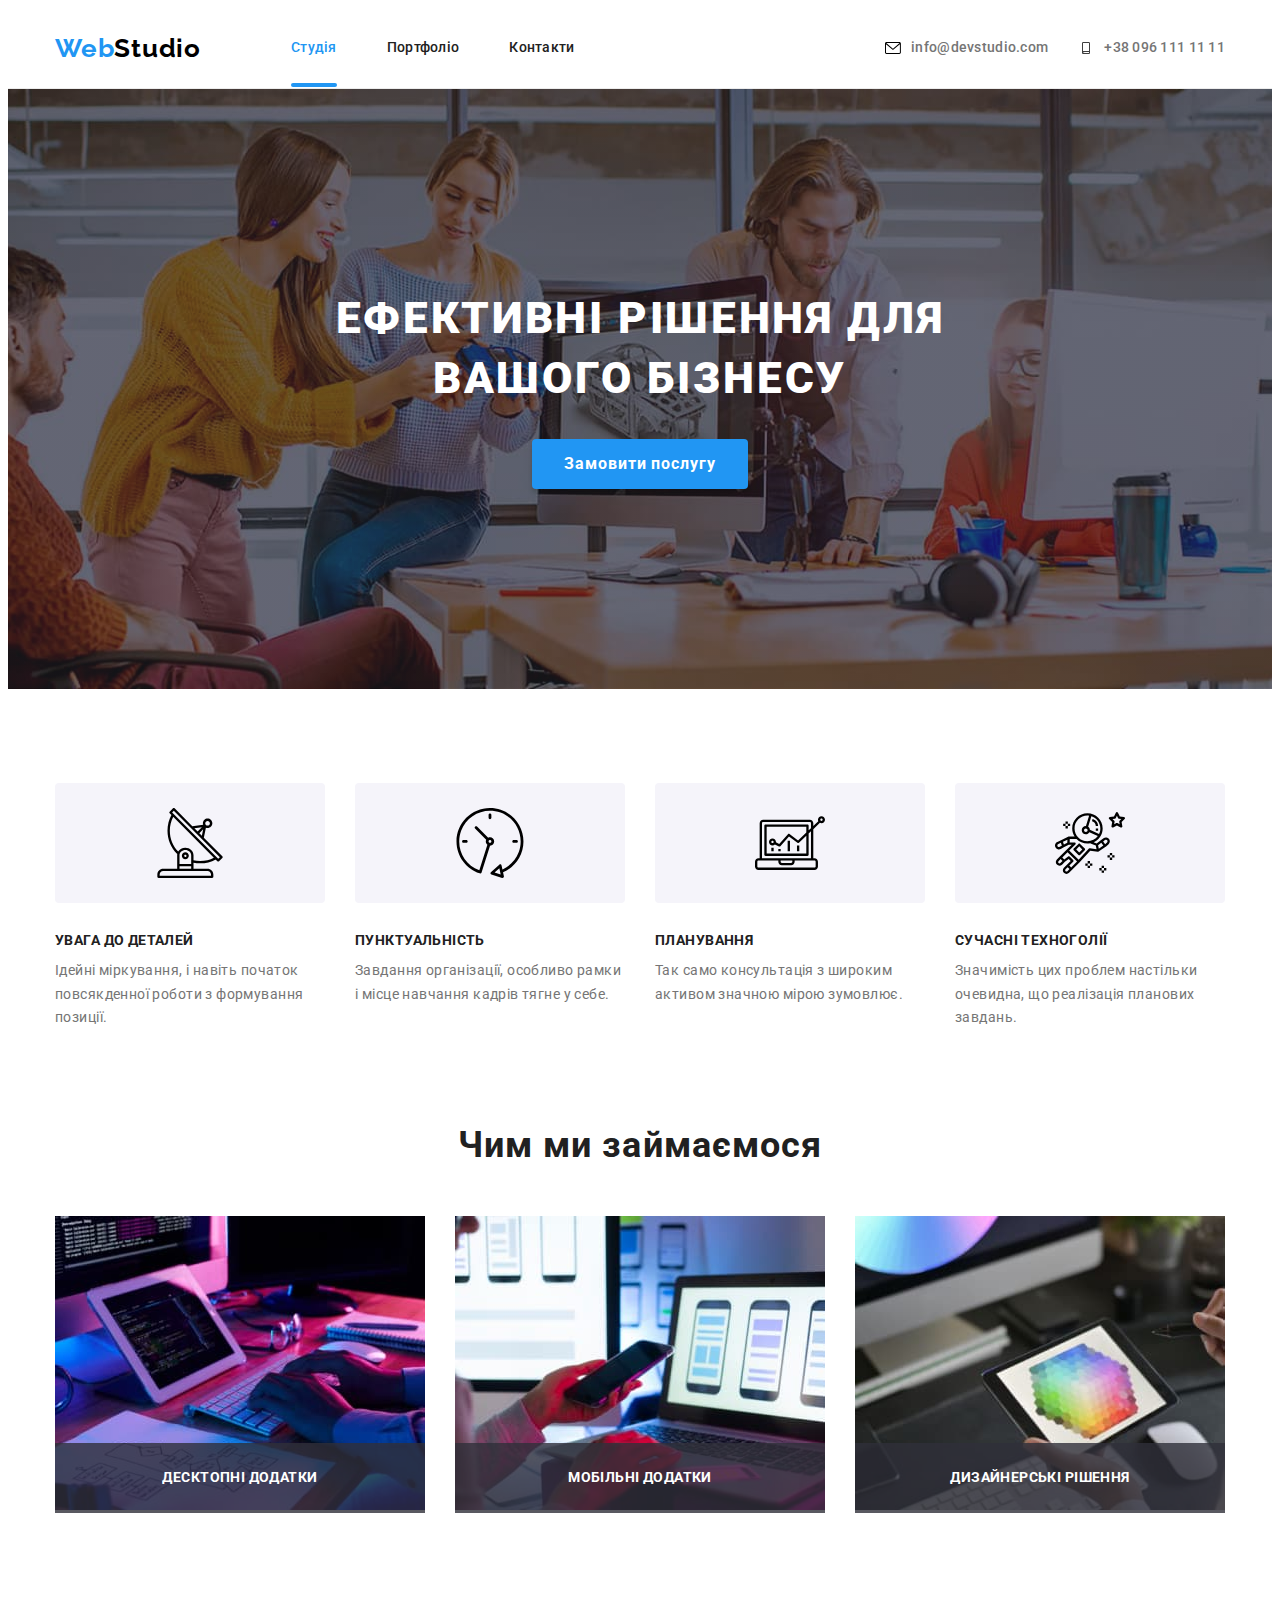
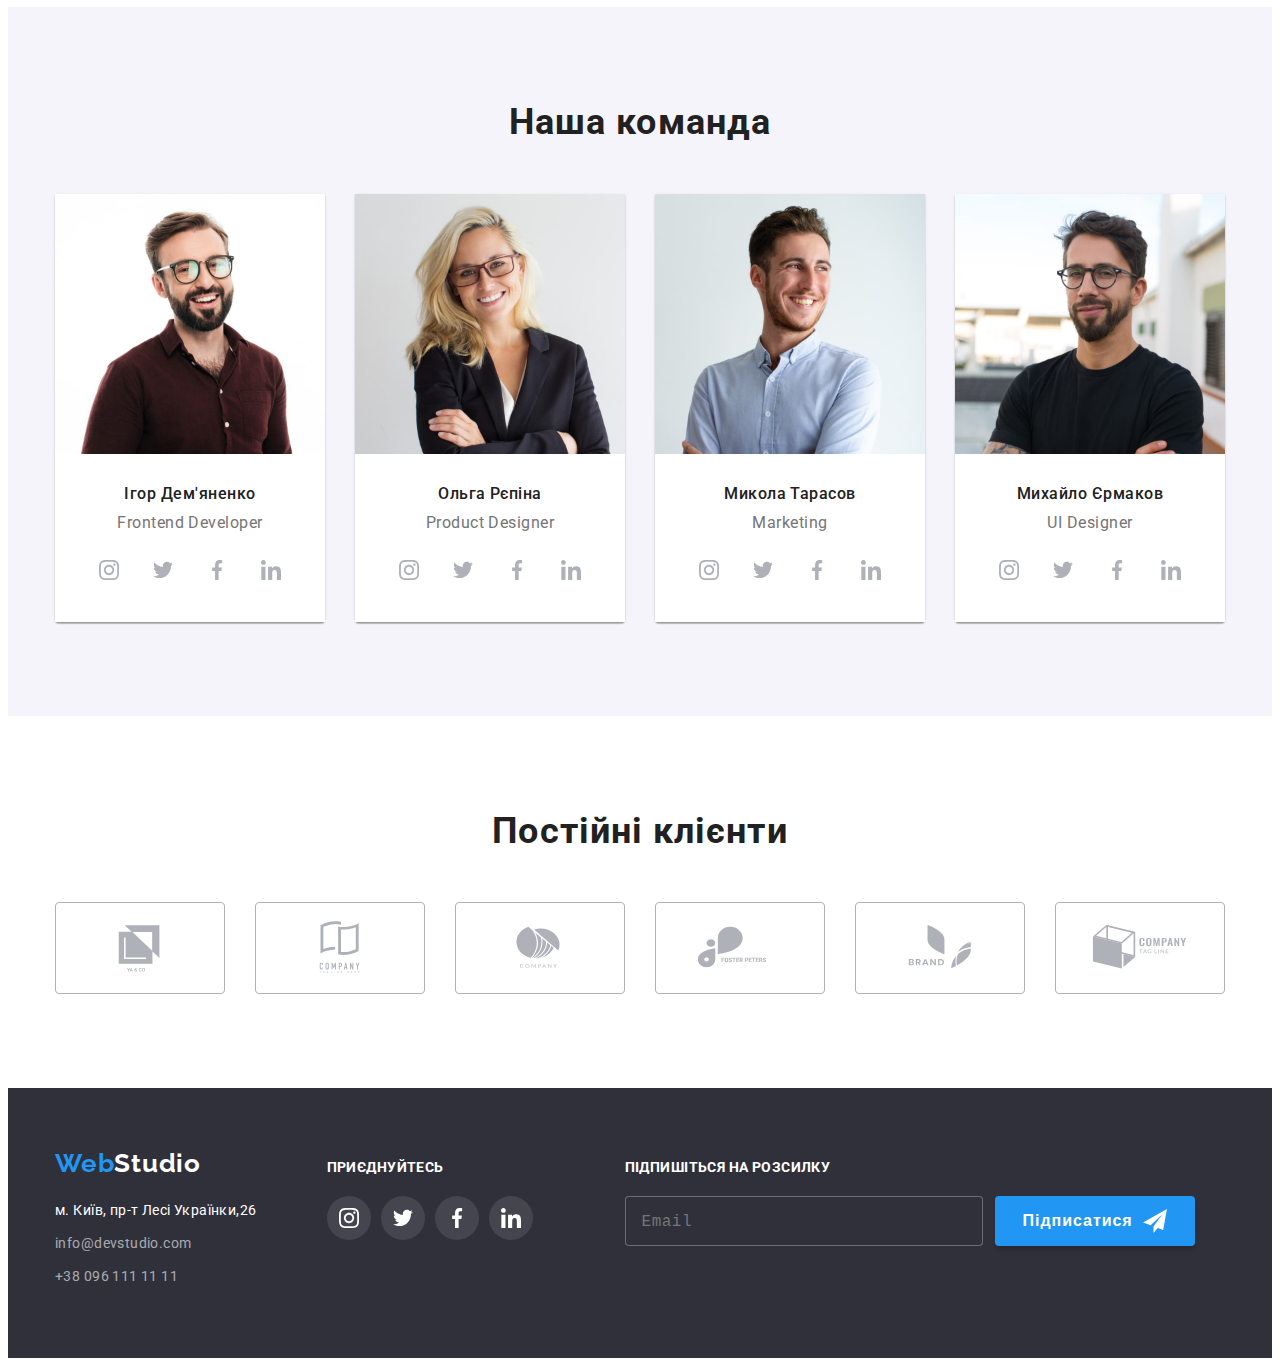
<file: index.html>
<!DOCTYPE html>
<html lang="en">
<head>
    <meta charset="UTF-8">
    <meta http-equiv="X-UA-Compatible" content="IE=edge">
    <meta name="viewport" content="width=device-width, initial-scale=1.0">
    <link rel="preconnect" href="https://fonts.googleapis.com">
    <link rel="preconnect" href="https://fonts.gstatic.com" crossorigin>
    <link href="https://fonts.googleapis.com/css2?family=Roboto:wght@400;500;700;900&display=swap" rel="stylesheet">
    <link href="https://fonts.googleapis.com/css2?family=Raleway:wght@700&display=swap" rel="stylesheet">
    <title>WebStudio</title>
    <link rel="stylesheet" href="https://cdnjs.cloudflare.com/ajax/libs/modern-normalize/1.1.0/modern-normalize.min.css"
        integrity="sha512-wpPYUAdjBVSE4KJnH1VR1HeZfpl1ub8YT/NKx4PuQ5NmX2tKuGu6U/JRp5y+Y8XG2tV+wKQpNHVUX03MfMFn9Q=="
        crossorigin="anonymous" referrerpolicy="no-referrer" />
    <link rel="stylesheet" href="./css/main.min.css">
</head>
<body>
    <header class="header">
        <section class="header__section">
            <div class="container">
                <nav class="header__nav">
                    <a href="/" lang="en" class="logo-web">Web<span class="logo-studio logo-studio-black">Studio</span></a>
                    <div class="header__container">
                        <ul class="header__menu">
                            <li class="header__item"><a class="header__link header__link current" href="./index.html">Студія</a></li>
                            <li class="header__item"><a class="header__link" href=".//index_portfolio.html">Портфоліо</a></li>
                            <li class="header__item"><a class="header__link" href="">Контакти</a></li>
                        </ul>
                        <div class="contacts">
                            <ul class="contacts__container">
                                <li class="contacts__item">
                                    <a class="contacts__link" href="mailto:info@devstudio.com">info@devstudio.com
                                        <svg class="contacts__icon" width="16" height="12">
                                            <use href="./images/icons.svg#icon-envelope"></use>
                                        </svg>
                                    </a>
                                </li>
                                <li class="contacts__item">
                                    <a class="contacts__link" href="tel:+380961111111">+38 096 111 11 11
                                        <svg class="contacts__icon" width="16" height="12">
                                            <use href="./images/icons.svg#icon-smartphone"></use>
                                        </svg>
                                    </a>
                                </li>
                            </ul>
                        </div>
                    </div>
                </nav>
            </div>
        </section>
    </header>
    <main>
        <section class="hero"> 
            <div class="container">
                <div class="hero__container">
                    <h1 class="hero__title">Ефективні рішення для вашого бізнесу</h1>
                    <button class="button button-order" type="button" data-modal-open>Замовити послугу</button>
                </div>  
            </div>
        </section>  
        <section class="features">
            <div class="container">
                <div class="features__container">
                    <ul class="features__list">
                        <li class="features__item">
                            <svg class="features__icon" width="70" height="70">
                                <use href="./images/icons.svg#icon-antenna"></use>
                            </svg>
                            <h3 class="features__title">Увага до деталей</h3>
                            <p class="features__descr">Ідейні міркування, і навіть початок повсякденної роботи з формування позиції.</p>
                        </li>
                        <li class="features__item">
                            <svg class="features__icon" width="70" height="70">
                                <use href="./images/icons.svg#icon-clock"></use>
                            </svg>
                            <h3 class="features__title">Пунктуальність</h3>
                            <p class="features__descr">Завдання організації, особливо рамки і місце навчання кадрів тягне у себе.</p>
                        </li>
                        <li class="features__item">
                            <svg class="features__icon" width="70" height="70">
                                <use href="./images/icons.svg#icon-diagram"></use>
                            </svg>
                            <h3 class="features__title">Планування</h3>
                            <p class="features__descr">Так само консультація з широким активом значною мірою зумовлює.</p>
                        </li>
                        <li class="features__item">
                            <svg class="features__icon" width="70" height="70">
                                <use href="./images/icons.svg#icon-astronaut"></use>
                            </svg>
                            <h3 class="features__title">Сучасні техноголії</h3>
                            <p class="features__descr">Значимість цих проблем настільки очевидна, що реалізація планових завдань.</p>
                        </li>
                    </ul>
                </div>
            </div>
        </section>
        <section class="services">
            <div class="container">
                <div class="services__container">
                    <h2 class="subtitle">Чим ми займаємося</h2>
                    <ul class="services__image">
                        <li class="services__item"><img src="./images/box_1.jpg" alt="Людина працює за комп'ютером" width="370">
                        <div class="services__overlay">
                            <p class="services__subtitle">Десктопні додатки</p>
                        </div>
                        </li>
                        <li class="services__item"><img src="./images/box_2.jpg" alt="Людина працює з телефону" width="370">
                        <div class="services__overlay">
                            <p class="services__subtitle">Мобільні додатки</p>
                        </div>
                        </li>
                        <li class="services__item"><img src="./images/box_3.jpg" alt="Людина працює з планшету" width="370">
                        <div class="services__overlay">
                            <p class="services__subtitle">Дизайнерські рішення</p>
                        </div>
                        </li>
                    </ul>
                </div>
            </div>
        </section>
        <section class="team">
            <div class="container">
                <div class="team__container">
                    <h2 class="subtitle">Наша команда</h2>
                    <ul class="team__list">
                        <li class="team__member">
                            <div class="team__content">
                                <img class="team__avatar" src="./images/team_1.jpg" alt="Фото Ігоря" width="270">
                                <div class="team__content-card">
                                    <h3 class="team__name">Ігор Дем'яненко</h3>
                                    <p class="team__descr">Frontend Developer</p>
                                </div>
                                <ul class="socials">
                                    <li class="socials__item">
                                        <a class="socials__link" href="">
                                            <svg class="socials__icon" width="20" height="20">
                                                <use href="./images/icons.svg#icon-instagram"></use>
                                            </svg>
                                        </a>
                                    </li>
                                    <li class="socials__item">
                                        <a class="socials__link" href="">
                                            <svg class="socials__icon" width="20" height="20">
                                                <use href="./images/icons.svg#icon-twitter"></use>
                                            </svg>
                                        </a>
                                    </li>
                                    <li class="socials__item">
                                        <a class="socials__link" href="">
                                            <svg class="socials__icon" width="20" height="20">
                                                <use href="./images/icons.svg#icon-facebook"></use>
                                            </svg>
                                        </a>
                                    </li>
                                    <li class="socials__item">
                                        <a class="socials__link" href="">
                                            <svg class="socials__icon" width="20" height="20">
                                                <use href="./images/icons.svg#icon-linkedin"></use>
                                            </svg>
                                        </a>
                                    </li>
                                </ul>    
                            </div>
                        </li>
                        <li class="team__member">
                            <div class="team__content">
                                <img class="team__avatar" src="./images/team_2.jpg" alt="Фото Ольги" width="270">
                                <div class="team__content-card">
                                    <h3 class="team__name">Ольга Рєпіна</h3>
                                    <p class="team__descr">Product Designer</p>
                                </div>
                                <ul class="socials">
                                    <li class="socials__item">
                                        <a class="socials__link" href="">
                                            <svg class="socials__icon" width="20" height="20">
                                                <use href="./images/icons.svg#icon-instagram"></use>
                                            </svg>
                                        </a>
                                    </li>
                                    <li class="socials__item">
                                        <a class="socials__link" href="">
                                            <svg class="socials__icon" width="20" height="20">
                                                <use href="./images/icons.svg#icon-twitter"></use>
                                            </svg>
                                        </a>
                                    </li>
                                    <li class="socials__item">
                                        <a class="socials__link" href="">
                                            <svg class="socials__icon" width="20" height="20">
                                                <use href="./images/icons.svg#icon-facebook"></use>
                                            </svg>
                                        </a>
                                    </li>
                                    <li class="socials__item">
                                        <a class="socials__link" href="">
                                            <svg class="socials__icon" width="20" height="20">
                                                <use href="./images/icons.svg#icon-linkedin"></use>
                                            </svg>
                                        </a>
                                    </li>
                                </ul>
                            </div>
                        </li>
                        <li class="team__member">
                            <div class="team__content">
                                <img class="team__avatar" src="./images/team_3.jpg" alt="Фото Миколи" width="270">
                                <div class="team__content-card">
                                    <h3 class="team__name">Микола Тарасов</h3>
                                    <p class="team__descr">Marketing</p>
                                </div>
                                <ul class="socials">
                                    <li class="socials__item">
                                        <a class="socials__link" href="">
                                            <svg class="socials__icon" width="20" height="20">
                                                <use href="./images/icons.svg#icon-instagram"></use>
                                            </svg>
                                        </a>
                                    </li>
                                    <li class="socials__item">
                                        <a class="socials__link" href="">
                                            <svg class="socials__icon" width="20" height="20">
                                                <use href="./images/icons.svg#icon-twitter"></use>
                                            </svg>
                                        </a>
                                    </li>
                                    <li class="socials__item">
                                        <a class="socials__link" href="">
                                            <svg class="socials__icon" width="20" height="20">
                                                <use href="./images/icons.svg#icon-facebook"></use>
                                            </svg>
                                        </a>
                                    </li>
                                    <li class="socials__item">
                                        <a class="socials__link" href="">
                                            <svg class="socials__icon" width="20" height="20">
                                                <use href="./images/icons.svg#icon-linkedin"></use>
                                            </svg>
                                        </a>
                                    </li>
                                </ul>
                            </div>
                        </li>
                        <li class="team__member">
                            <div class="team__content">
                                <img class="team__avatar" src="./images/team_4.jpg" alt="Фото Михайла" width="270">
                                <div class="team__content-card">
                                    <h3 class="team__name">Михайло Єрмаков</h3>
                                    <p class="team__descr">UI Designer</p>
                                </div>    
                                <ul class="socials">
                                    <li class="socials__item">
                                        <a class="socials__link" href="">
                                            <svg class="socials__icon" width="20" height="20">
                                                <use href="./images/icons.svg#icon-instagram"></use>
                                            </svg>
                                        </a>
                                    </li>
                                    <li class="socials__item">
                                        <a class="socials__link" href="">
                                            <svg class="socials__icon" width="20" height="20">
                                                <use href="./images/icons.svg#icon-twitter"></use>
                                            </svg>
                                        </a>
                                    </li>
                                    <li class="socials__item">
                                        <a class="socials__link" href="">
                                            <svg class="socials__icon" width="20" height="20">
                                                <use href="./images/icons.svg#icon-facebook"></use>
                                            </svg>
                                        </a>
                                    </li>
                                    <li class="socials__item">
                                        <a class="socials__link" href="">
                                            <svg class="socials__icon" width="20" height="20">
                                                <use href="./images/icons.svg#icon-linkedin"></use>
                                            </svg>
                                        </a>
                                    </li>
                                </ul>
                            </div>
                        </li>
                    </ul>
                </div>
            </div>
        </section>
        <section class="customers">
            <div class="container">
                <h2 class="subtitle">Постійні клієнти</h2>
                <ul class="customers__list">
                    <li class="customers__item">
                        <a class="customers__link" href="">
                            <svg class="customers__icon" width="106" height="60">
                                <use href="./images/icons.svg#icon-Logo_cust_1"></use>
                            </svg>
                        </a>
                    </li>
                    <li class="customers__item">
                        <a class="customers__link" href="">
                            <svg class="customers__icon" width="106" height="60">
                                <use href="./images/icons.svg#icon-Logo_cust_2"></use>
                            </svg>
                        </a>
                    </li>
                    <li class="customers__item">
                        <a class="customers__link" href="">
                            <svg class="customers__icon" width="106" height="60">
                                <use href="./images/icons.svg#icon-Logo_cust_3"></use>
                            </svg>
                        </a>
                    </li>
                    <li class="customers__item">
                        <a class="customers__link" href="">
                            <svg class="customers__icon" width="106" height="60">
                                <use href="./images/icons.svg#icon-Logo_cust_4"></use>
                            </svg>
                        </a>
                    </li>
                    <li class="customers__item">
                        <a class="customers__link" href="">
                            <svg class="customers__icon" width="106" height="60">
                                <use href="./images/icons.svg#icon-Logo_cust_5"></use>
                            </svg>
                        </a>
                    </li>
                    <li class="customers__item">
                        <a class="customers__link" href="">
                            <svg class="customers__icon" width="106" height="60">
                                <use href="./images/icons.svg#icon-Logo_cust_6"></use>
                            </svg>
                        </a>
                    </li>
                </ul>
            </div>
        </section>
    </main>
    <footer class="footer">
        <div class="container">
            <div class="footer__container">
                <div class="footer__references">
                    <div class="footer__logo">
                        <a href="/" lang="en" class="logo-web">Web<span class="logo-studio logo-studio-white">Studio</span></a>
                    </div>
                    <div class="footer__contacts">
                        <address class="footer__address"><a class="footer__address-link" href="https://goo.gl/maps/3ktM8gqD7y3c7Bfq7">м.
                                Київ, пр-т Лесі Українки,26</a></address>
                        <ul class="footer__contact-details">
                            <li class="footer__contact-item"><a class="footer__contact-link"
                                    href="mailto:info@devstudio.com">info@devstudio.com</a>
                            </li>
                            <li class="footer__contact-item"><a class="footer__contact-link" href="tel:+380961111111">+38 096 111 11
                                    11</a></li>
                        </ul>
                    </div>
                </div>
                <div class="footer__content">
                    <p class="footer__subtitle">приєднуйтесь</p>
                    <ul class="footer__socials">
                        <li class="footer__socials-item">
                            <a class="footer__socials-link" href="">
                                <svg class="footer__socials-icon" width="20" height="20">
                                    <use href="./images/icons.svg#icon-instagram"></use>
                                </svg>
                            </a>
                        </li>
                        <li class="footer__socials-item">
                            <a class="footer__socials-link" href="">
                                <svg class="footer__socials-icon" width="20" height="20">
                                    <use href="./images/icons.svg#icon-twitter"></use>
                                </svg>
                            </a>
                        </li>
                        <li class="footer__socials-item">
                            <a class="footer__socials-link" href="">
                                <svg class="footer__socials-icon" width="20" height="20">
                                    <use href="./images/icons.svg#icon-facebook"></use>
                                </svg>
                            </a>
                        </li>
                        <li class="footer__socials-item">
                            <a class="footer__socials-link" href="">
                                <svg class="footer__socials-icon" width="20" height="20">
                                    <use href="./images/icons.svg#icon-linkedin"></use>
                                </svg>
                            </a>
                        </li>
                    </ul>
                </div>
                <div class="footer-form">
                    <p class="footer__subtitle">Підпишіться на розсилку</p>
                    <div class="footer-form__container">
                        <label class="footer-form__label" for="footer-user-email"></label>
                        <textarea class="footer-form__textarea" name="footer-user-email" id="footer-user-email"
                            placeholder="Email"></textarea>
                        <button class="footer-form__button" type="submit">Підписатися
                            <svg class="footer-form__icon" width="24" height="24">
                                <use href="./images/icons.svg#icon-send"></use>
                            </svg>
                        </button>
                    </div>
                </div>
            </div>
        </div>
    </footer>
    <div class="modal__backdrop is-hidden" data-modal>
        <div class="modal">
            <button class="button-close" type="button" data-modal-close></a>
                <svg class="button-close__icon" width="12" height="12">
                    <use href="./images/icons.svg#icon-close"></use>
                </svg>
            </button>
            <h2 class="modal__title">Залиште свої дані, ми вам передзвонимо</h2>   
            <form class="form">
                <label class="form__label" for="user-name">Ім'я</label>
                <div class="form__input-wrapper">
                    <input class="form__input" id="user-name" type="text" name="user-name">
                    <svg class="form__input-icon" width="12" height="12">
                        <use href="./images/icons.svg#icon-name"></use>
                    </svg>
                </div>
                <label class="form__label" for="user-tel">Телефон</label>
                <div class="form__input-wrapper">
                    <input class="form__input" id="user-tel" type="tel" name="user-tel">
                    <svg class="form__input-icon" width="13" height="13">
                        <use href="./images/icons.svg#icon-tel"></use>
                    </svg>
                </div>

                <label class="form__label" for="user-email">Пошта</label>
                <div class="form__input-wrapper">
                    <input class="form__input" id="user-email" type="email" name="user-email">
                    <svg class="form__input-icon" width="15" height="12">
                        <use href="./images/icons.svg#icon-email"></use>
                    </svg>
                </div>

                <label class="form__label" for="user-coment">Коментар</label>
                <textarea class="form__textarea" name="user-coment" id="user-coment" placeholder="Введіть текст"></textarea>

                <div class="form__checkbox-wrapper">
                    <input class="form__checkbox-input"
                        id="terms-checkbox" 
                        type="checkbox" 
                        name="terms-checkbox">
                    </input>
                    <svg class="form__checkbox-icon" width="11" height="8">
                        <use href="./images/icons.svg#icon-check"></use>
                    </svg>
                    <label class="form__checkbox-label"
                        for="terms-checkbox">Погоджуюся з розсилкою та приймаю 
                        <a class="form__checkbox-tems" href="">Умови договору</a>
                    </label>
                </div>

                <button class="form-button" type="submit">Відправити</button>
            </form> 
        </div>
    </div>
    <script src="./js/modal.js"></script>
</body>
</html>
</file>
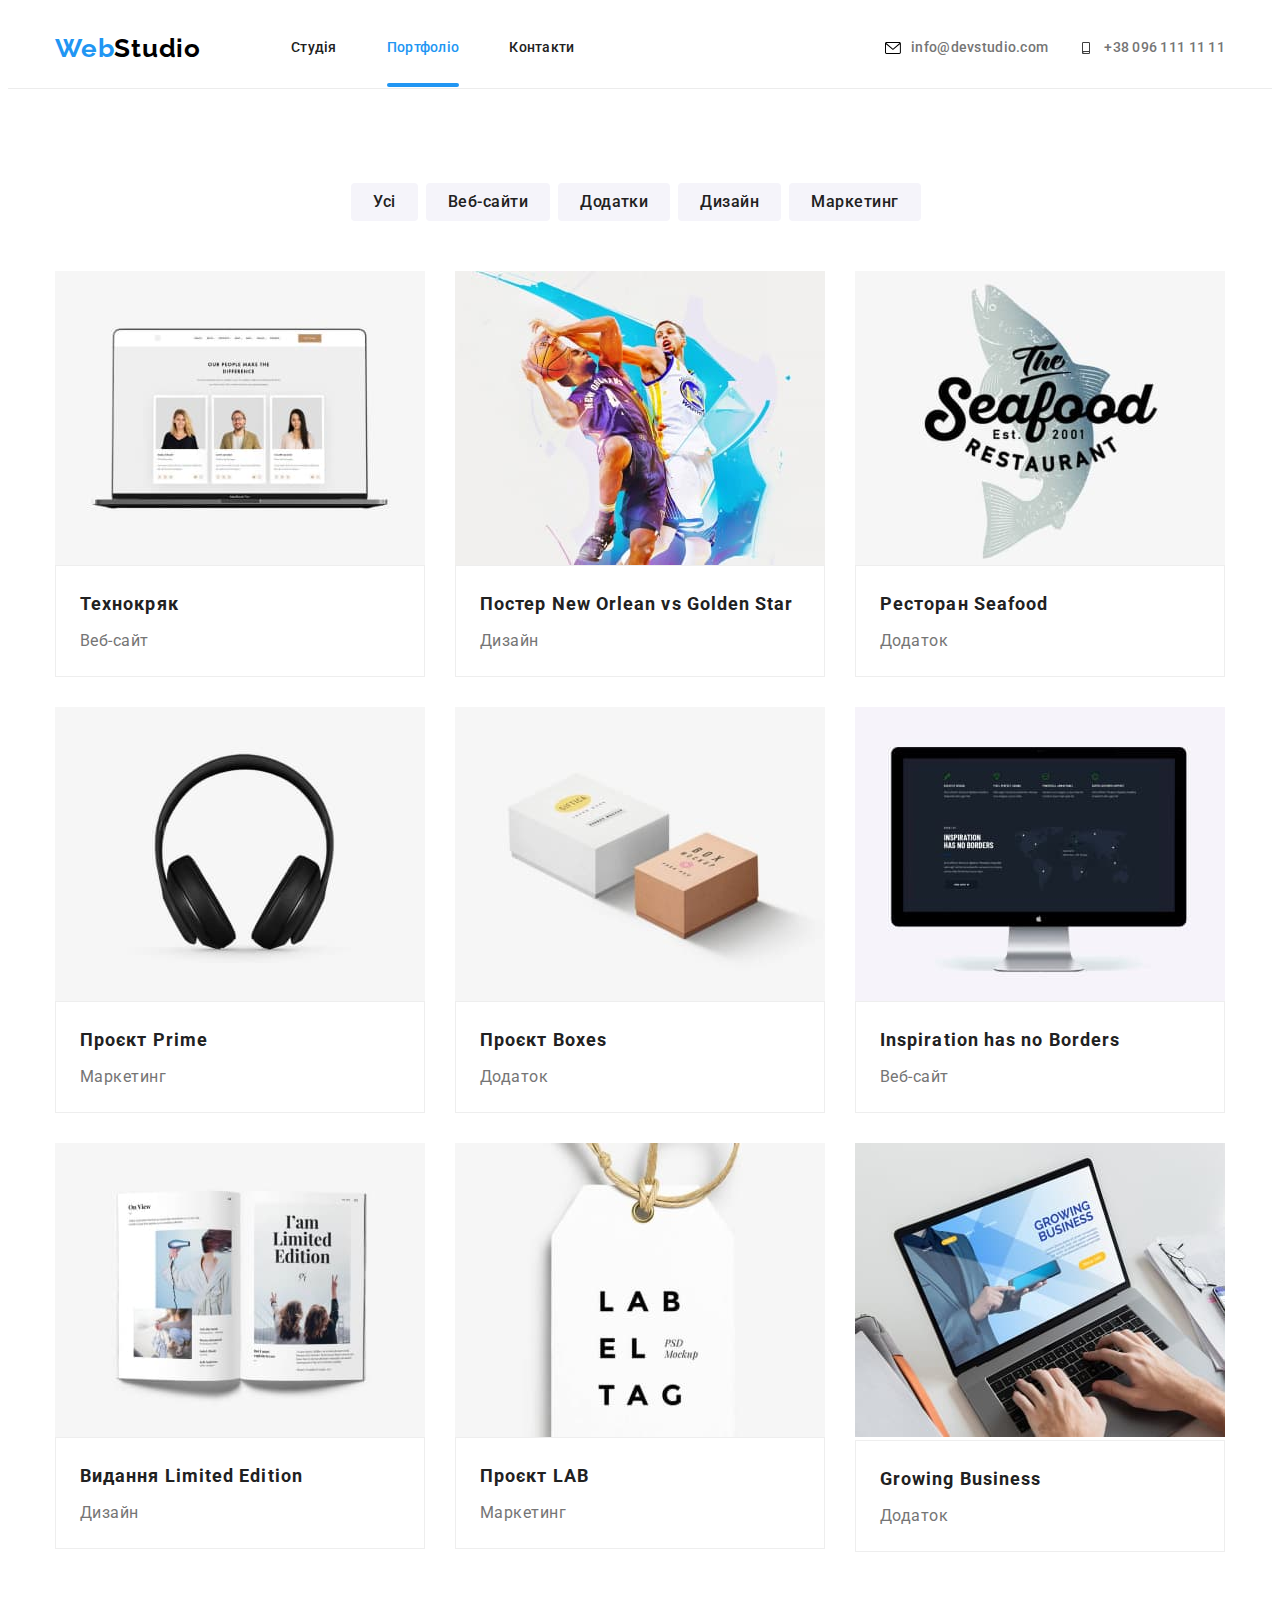
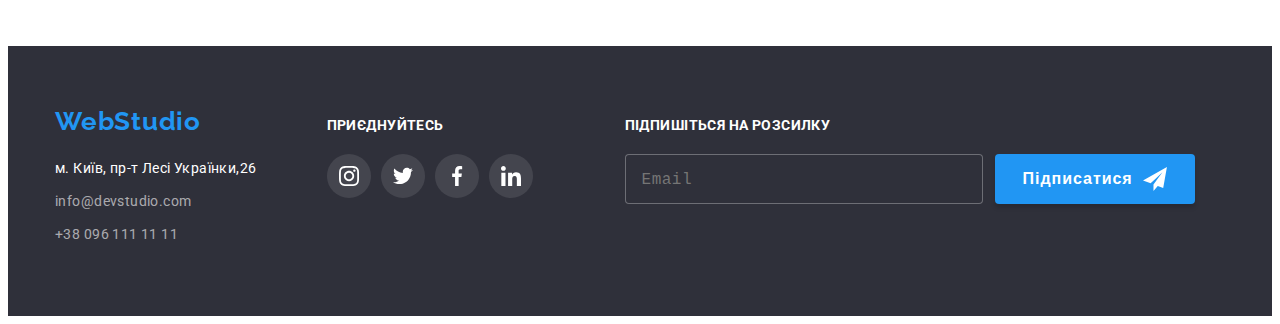
<file: index_portfolio.html>
<!DOCTYPE html>
<html lang="uk">
<head>
    <meta charset="UTF-8">
    <meta http-equiv="X-UA-Compatible" content="IE=edge">
    <meta name="viewport" content="width=device-width, initial-scale=1.0">
    <link href="https://fonts.googleapis.com/css2?family=Roboto:wght@400;500;700&display=swap" rel="stylesheet">
    <link href="https://fonts.googleapis.com/css2?family=Raleway:wght@700&display=swap" rel="stylesheet">
    <title>WebStudio</title>
    <link rel="stylesheet" href="https://cdnjs.cloudflare.com/ajax/libs/modern-normalize/1.1.0/modern-normalize.min.css"
        integrity="sha512-wpPYUAdjBVSE4KJnH1VR1HeZfpl1ub8YT/NKx4PuQ5NmX2tKuGu6U/JRp5y+Y8XG2tV+wKQpNHVUX03MfMFn9Q=="
        crossorigin="anonymous" referrerpolicy="no-referrer" />
    <link rel="stylesheet" href="./css/main.min.css">
</head>
<body>
    <header class="header">
        <section class="header__section">
            <div class="container">
                <nav class="header__nav">
                    <a href="/" lang="en" class="logo-web">Web<span class="logo-studio-black">Studio</span></a>
                    <div class="header__container">
                        <ul class="header__menu">
                            <li class="header__item"><a class="header__link"
                                    href="./index.html">Студія</a></li>
                            <li class="header__item"><a class="header__link current" href=".//index_portfolio.html">Портфоліо</a>
                            </li>
                            <li class="header__item"><a class="header__link" href="">Контакти</a></li>
                        </ul>
                        <div class="contacts">
                            <ul class="contacts__container">
                                <li class="contacts__item">
                                    <a class="contacts__link" href="mailto:info@devstudio.com">info@devstudio.com
                                        <svg class="contacts__icon" width="16" height="12">
                                            <use href="./images/icons.svg#icon-envelope"></use>
                                        </svg>
                                    </a>
                                </li>
                                <li class="contacts__item">
                                    <a class="contacts__link" href="tel:+380961111111">+38 096 111 11 11
                                        <svg class="contacts__icon" width="16" height="12">
                                            <use href="./images/icons.svg#icon-smartphone"></use>
                                        </svg>
                                    </a>
                                </li>
                            </ul>
                        </div>
                    </div>
                </nav>
            </div>
        </section>
    </header>
    <main>
        <section class="projects">
            <div class="container">
               <div class="projects__container">
                    <ul class="projects__buttons-list">
                        <li class="projects__buttons-item"><button class="projects__button" type="button">Усі</button></li>
                        <li class="projects__buttons-item"><button class="projects__button" type="button">Веб-сайти</button></li>
                        <li class="projects__buttons-item"><button class="projects__button" type="button">Додатки</button></li>
                        <li class="projects__buttons-item"><button class="projects__button" type="button">Дизайн</button></li>
                        <li class="projects__buttons-item"><button class="projects__button" type="button">Маркетинг</button></li>
                    </ul>
                    <ul class="projects__cards">
                        <li class="projects__cards-item">
                            <a class="projects__cards-link" href="">
                                <div class="projects__cards-container">
                                    <div class="projects__cards-overlay">
                                        <p class="projects__cards-descr">Ресурс пропонує комплексні пропозиції з різним рівнем функціоналу та сервісів.
                                            Все це дозволить відвідувачу отримати
                                            вичерпні відомості про компанію чи приватну особу.</p>
                                    </div>
                                    <img class="projects__cards-image" src="./images_portfolio/img_1.jpg" alt="Ноутбук з зображення профілів робітників" width="370">
                                </div>
                                <div class="projects__cards-content">
                                    <h3 class="projects__cards-title">Технокряк</h3>
                                    <p class="projects__cards-type">Веб-сайт</p>
                                </div>
                            </a>      
                        </li>
                        <li class="projects__cards-item">
                            <a class="projects__cards-link" href="">
                                <div class="projects__cards-container">
                                    <div class="projects__cards-overlay">
                                        <p class="projects__cards-descr">Ресурс пропонує комплексні пропозиції з різним рівнем функціоналу та
                                            сервісів.
                                            Все це дозволить відвідувачу отримати
                                            вичерпні відомості про компанію чи приватну особу.</p>
                                    </div>
                                    <img class="projects__cards-image" src="./images_portfolio/img_2.jpg" alt="Баскетболісти з м'ячем" width="370">
                                </div>
                                <div class="projects__cards-content">
                                    <h3 class="projects__cards-title">Постер New Orlean vs Golden Star</h3>
                                    <p class="projects__cards-type">Дизайн</p>
                                </div> 
                            </a>
                        </li>
                        <li class="projects__cards-item">
                            <a class="projects__cards-link" href="">
                                <div class="projects__cards-container">
                                    <div class="projects__cards-overlay">
                                        <p class="projects__cards-descr">Ресурс пропонує комплексні пропозиції з різним рівнем функціоналу та
                                            сервісів.
                                            Все це дозволить відвідувачу отримати
                                            вичерпні відомості про компанію чи приватну особу.</p>
                                    </div>
                                    <img class="projects__cards-image" src="./images_portfolio/img_3.jpg" alt="Логотип компанії Seafood" width="370">
                                </div>
                                <div class="projects__cards-content">
                                    <h3 class="projects__cards-title">Ресторан Seafood</h3>
                                    <p class="projects__cards-type">Додаток</p>
                                </div>    
                            </a>
                        </li>
                        <li class="projects__cards-item">
                            <a class="projects__cards-link" href="">
                                <div class="projects__cards-container">
                                    <div class="projects__cards-overlay">
                                        <p class="projects__cards-descr">Ресурс пропонує комплексні пропозиції з різним рівнем функціоналу та
                                            сервісів.
                                            Все це дозволить відвідувачу отримати
                                            вичерпні відомості про компанію чи приватну особу.</p>
                                    </div>
                                    <img class="projects__cards-image" src="./images_portfolio/img_4.jpg" alt="Зображення навушників" width="370">
                                </div>    
                                <div class="projects__cards-content">
                                    <h3 class="projects__cards-title">Проєкт Prime</h3>
                                    <p class="projects__cards-type">Маркетинг</p>
                                </div>    
                            </a>
                        </li>
                        <li class="projects__cards-item">
                            <a class="projects__cards-link" href="">
                                <div class="projects__cards-container">
                                    <div class="projects__cards-overlay">
                                        <p class="projects__cards-descr">Ресурс пропонує комплексні пропозиції з різним рівнем функціоналу та
                                            сервісів.
                                            Все це дозволить відвідувачу отримати
                                            вичерпні відомості про компанію чи приватну особу.</p>
                                    </div>
                                    <img class="projects__cards-image" src="./images_portfolio/img_5.jpg" alt="Зображені дві коробки" width="370">
                                </div>
                                <div class="projects__cards-content">
                                    <h3 class="projects__cards-title">Проєкт Boxes</h3>
                                    <p class="projects__cards-type">Додаток</p>
                                </div>
                            </a>
                        </li>
                        <li class="projects__cards-item">
                            <a class="projects__cards-link" href="">
                                <div class="projects__cards-container">
                                    <div class="projects__cards-overlay">
                                        <p class="projects__cards-descr">Ресурс пропонує комплексні пропозиції з різним рівнем функціоналу та
                                            сервісів.
                                            Все це дозволить відвідувачу отримати
                                            вичерпні відомості про компанію чи приватну особу.</p>
                                    </div>
                                    <img class="projects__cards-image" src="./images_portfolio/img_6.jpg" alt="Зображення монітору" width="370">
                                </div>    
                                <div class="projects__cards-content">
                                    <h3 class="projects__cards-title">Inspiration has no Borders</h3>
                                    <p class="projects__cards-type">Веб-сайт</p>
                                </div>
                            </a>
                        </li>
                        <li class="projects__cards-item">
                            <a class="projects__cards-link" href="">
                                <div class="projects__cards-container">
                                    <div class="projects__cards-overlay">
                                        <p class="projects__cards-descr">Ресурс пропонує комплексні пропозиції з різним рівнем функціоналу та
                                            сервісів.
                                            Все це дозволить відвідувачу отримати
                                            вичерпні відомості про компанію чи приватну особу.</p>
                                    </div>
                                    <img class="projects__cards-image" src="./images_portfolio/img_7.jpg" alt="Зображення відкритого журналу" width="370">
                                </div>
                                <div class="projects__cards-content">
                                    <h3 class="projects__cards-title">Видання Limited Edition</h3>
                                    <p class="projects__cards-type">Дизайн</p>
                                </div>
                            </a>
                        </li>
                        <li class="projects__cards-item">
                            <a class="projects__cards-link" href="">
                                <div class="projects__cards-container">
                                    <div class="projects__cards-overlay">
                                        <p class="projects__cards-descr">Ресурс пропонує комплексні пропозиції з різним рівнем функціоналу та
                                            сервісів.
                                            Все це дозволить відвідувачу отримати
                                            вичерпні відомості про компанію чи приватну особу.</p>
                                    </div>
                                    <img class="projects__cards-image" src="./images_portfolio/img_8.jpg" alt="Зображен лейбл" width="370">
                                </div>    
                                <div class="projects__cards-content">
                                    <h3 class="projects__cards-title">Проєкт LAB</h3>
                                    <p class="projects__cards-type">Маркетинг</p>
                                </div>    
                            </a>
                        </li>
                        <li class="projects__cards-item">
                            <a class="projects__cards-link" href="">
                                <div class="projects__cards-container">
                                    <div class="projects__cards-overlay">
                                        <p class="projects__cards-descr">Ресурс пропонує комплексні пропозиції з різним рівнем функціоналу та
                                            сервісів.
                                            Все це дозволить відвідувачу отримати
                                            вичерпні відомості про компанію чи приватну особу.</p>
                                    </div>
                                    <img src="./images_portfolio/img_9.jpg" alt="Людина працює за ноутбуком" width="370">
                                </div>    
                                <div class="projects__cards-content">
                                    <h3 class="projects__cards-title">Growing Business</h3>
                                    <p class="projects__cards-type">Додаток</p>
                                </div>
                            </a>
                        </li>
                    </ul>
               </div>
            </div>
        </section>
    </main>
    <footer class="footer">
        <div class="container">
            <div class="footer__container">
                <div class="footer__references"> 
                    <div class="footer__logo">
                        <a href="/" lang="en" class="logo-web">Web<span class="logo-studio-black">Studio</span></a>
                    </div>
                    <div class="footer__contacts">
                        <address class="footer__address"><a class="footer__address-link"
                                href="https://goo.gl/maps/3ktM8gqD7y3c7Bfq7">м.
                                Київ, пр-т Лесі Українки,26</a></address>
                        <ul class="footer__contact-details">
                            <li class="footer__contact-item"><a class="footer__contact-link"
                                    href="mailto:info@devstudio.com">info@devstudio.com</a>
                            </li>
                            <li class="footer__contact-item"><a class="footer__contact-link" href="tel:+380961111111">+38 096 111 11
                                    11</a></li>
                        </ul>
                    </div>
                </div>
                <div class="footer__content">
                    <p class="footer__subtitle">приєднуйтесь</p>
                    <ul class="footer__socials">
                        <li class="footer__socials-item">
                            <a class="footer__socials-link" href="">
                                <svg class="footer__socials-icon" width="20" height="20">
                                    <use href="./images/icons.svg#icon-instagram"></use>
                                </svg>
                            </a>
                        </li>
                        <li class="footer__socials-item">
                            <a class="footer__socials-link" href="">
                                <svg class="footer__socials-icon" width="20" height="20">
                                    <use href="./images/icons.svg#icon-twitter"></use>
                                </svg>
                            </a>
                        </li>
                        <li class="footer__socials-item">
                            <a class="footer__socials-link" href="">
                                <svg class="footer__socials-icon" width="20" height="20">
                                    <use href="./images/icons.svg#icon-facebook"></use>
                                </svg>
                            </a>
                        </li>
                        <li class="footer__socials-item">
                            <a class="footer__socials-link" href="">
                                <svg class="footer__socials-icon" width="20" height="20">
                                    <use href="./images/icons.svg#icon-linkedin"></use>
                                </svg>
                            </a>
                        </li>
                    </ul>
                </div>
                <div class="footer-form">
                    <p class="footer__subtitle">Підпишіться на розсилку</p>
                    <div class="footer-form__container">
                        <label class="footer-form__label" for="footer-user-email"></label>
                        <textarea class="footer-form__textarea" name="footer-user-email" id="footer-user-email"
                            placeholder="Email"></textarea>
                        <button class="footer-form__button" type="submit">Підписатися
                            <svg class="footer-form__icon" width="24" height="24">
                                <use href="./images/icons.svg#icon-send"></use>
                            </svg>
                        </button>
                    </div>
                </div>
            </div>
        </div>
    </footer>
</body>
</html>
</file>
<file: css/main.min.css>
:root{--blue-color: #2196F3;--white-color: #FFFFFF;--p-color: #757575;--h-color: #212121;--bgd-color: #2F303A;--btn-bgd-color: #F5F4FA;--border-color-portf: #EEEEEE;--border-color-header: #ECECEC;--letter-spacing-01: 0.01em;--letter-spacing-02: 0.02em;--letter-spacing-03: 0.03em;--letter-spacing-06: 0.06em;--line-height-14px-12px: 1.17;--line-height-16px-14px: 1.14;--line-height-24px-14px: 1.71;--line-height-23px-20px: 1.15;--line-height-42px-36px: 1.17;--line-height-31px-26px: 1.19;--line-height-30px-16px: 1.88;--line-height-19px-16px: 1.19;--line-height-20px-16px: 1.25;--line-height-60px-44px: 1.36;--line-height-36px-18px: 2;--line-height-26px-16px: 1.63;--line-height-28px-18px: 1.55}*,*::before,*::after{-webkit-box-sizing:border-box;box-sizing:border-box}body{font-family:"Roboto",sans-serif;letter-spacing:var(--letter-spacing-03);font-size:14px;color:var(--h-color)}li{list-style:none;margin:0;padding:0}h1{margin-top:0;margin-bottom:0}.list{list-style:none}a{text-decoration:none;outline:none;margin:0;padding:0}p{margin-top:0;margin-bottom:0}ul{margin:0;padding:0}button{cursor:pointer;margin:0px;background-color:var(--white-color)}h2{margin:0 0}h3{margin:0 0}.menu{text-decoration:none}.container{width:1200px;padding:0 15px 0 15px;margin:0 auto}section{padding-top:94px;padding-bottom:94px}header{margin:0;padding:0}footer{background:var(--bgd-color);margin:0 auto}.subtitle{margin-bottom:50px;text-align:center;font-weight:700;font-size:36px;line-height:var(--line-height-42px-36px);letter-spacing:var(--letter-spacing-03);color:var(--h-color)}.header__section{padding-top:0px;padding-bottom:0px;border-bottom:1px solid var(--border-color-header)}.header__nav{display:-webkit-box;display:-ms-flexbox;display:flex;-webkit-box-align:center;-ms-flex-align:center;align-items:center}.header__container{display:-webkit-box;display:-ms-flexbox;display:flex;-webkit-box-align:center;-ms-flex-align:center;align-items:center;-webkit-box-flex:1;-ms-flex-positive:1;flex-grow:1;padding-top:32px;padding-bottom:32px}.header .logo-web{padding-top:24px;padding-bottom:24px;margin-right:90px;font-family:"Raleway",sans-serif;font-size:26px;color:var(--blue-color);font-weight:700;text-decoration:none;line-height:var(--line-height-31px-26px);letter-spacing:var(--letter-spacing-03)}.header .logo-studio-black{font-family:"Raleway",sans-serif;font-size:26px;color:#000;font-weight:700;text-decoration:none;line-height:var(--line-height-31px-26px);letter-spacing:var(--letter-spacing-03)}.header__menu{display:-webkit-box;display:-ms-flexbox;display:flex;-webkit-box-align:center;-ms-flex-align:center;align-items:center;gap:50px;font-weight:500;font-size:14px;letter-spacing:var(--letter-spacing-02);line-height:var(--line-height-16px-14px)}.header__menu .header__link{color:var(--h-color)}.header__menu .header__link:hover,.header__menu .header__link:focus{color:var(--blue-color)}.header__menu .header__link:active{color:var(--blue-color)}.header__link{position:relative;padding:32px 0px}.header__link.current::after{display:block;position:absolute;bottom:0px;left:0px;content:"";width:100%;height:4px;background-color:var(--blue-color);border-radius:2px}.header__link.current{color:var(--blue-color)}.header .contacts{margin-left:auto}.header .contacts__container{-webkit-box-align:center;-ms-flex-align:center;align-items:center;gap:30px;display:-webkit-box;display:-ms-flexbox;display:flex;font-size:14px;line-height:var(--line-height-16px-14px);font-weight:500;letter-spacing:var(--letter-spacing-02)}.header .contacts__link{display:-webkit-box;display:-ms-flexbox;display:flex;-webkit-box-align:center;-ms-flex-align:center;align-items:center;-webkit-box-orient:horizontal;-webkit-box-direction:reverse;-ms-flex-direction:row-reverse;flex-direction:row-reverse;gap:10px;width:100%;height:100%;color:var(--p-color)}.header .contacts__link:hover,.header .contacts__link:focus{color:var(--blue-color);fill:var(--blue-color)}.header .contacts__link:active{color:var(--blue-color);fill:var(--blue-color)}.header .contacts__icon{width:16px;height:12px}.hero{padding-top:200px;padding-bottom:200px;margin:0 auto;background-image:-webkit-gradient(linear, left top, left bottom, from(rgba(47, 48, 58, 0.4)), to(rgba(47, 48, 58, 0.4))),url("../images/Hero_image.jpg");background-image:linear-gradient(rgba(47, 48, 58, 0.4), rgba(47, 48, 58, 0.4)),url("../images/Hero_image.jpg");background-repeat:no-repeat;background-position:50% 50%}.hero__container{display:-webkit-box;display:-ms-flexbox;display:flex;-webkit-box-orient:vertical;-webkit-box-direction:normal;-ms-flex-direction:column;flex-direction:column;-webkit-box-pack:center;-ms-flex-pack:center;justify-content:center;gap:30px}.hero__title{display:-webkit-box;display:-ms-flexbox;display:flex;-ms-flex-item-align:center;align-self:center;text-align:center;max-width:696px;font-size:44px;font-weight:900;color:var(--white-color);letter-spacing:var(--letter-spacing-06);text-transform:uppercase;line-height:var(--line-height-60px-44px)}.hero .button-order{display:-webkit-box;display:-ms-flexbox;display:flex;display:inline-block;-ms-flex-item-align:center;align-self:center;min-width:216px;height:50px;padding:10px 32px;-webkit-box-shadow:0px 4px 4px rgba(0,0,0,.15);box-shadow:0px 4px 4px rgba(0,0,0,.15);border-radius:4px;font-family:inherit;font-weight:700;font-size:16px;background:var(--blue-color);color:var(--white-color);letter-spacing:var(--letter-spacing-06);line-height:var(--line-height-30px-16px);border:none}.features{margin:0 auto;padding-bottom:0}.features__container{display:-webkit-box;display:-ms-flexbox;display:flex;-webkit-box-orient:horizontal;-webkit-box-direction:normal;-ms-flex-direction:row;flex-direction:row}.features__list{display:-webkit-box;display:-ms-flexbox;display:flex;-ms-flex-wrap:wrap;flex-wrap:wrap;gap:30px}.features__item{-webkit-box-pack:center;-ms-flex-pack:center;justify-content:center;max-width:270px;-ms-flex-preferred-size:calc((100% - 90px)/4);flex-basis:calc((100% - 90px)/4)}.features__icon{margin-bottom:30px;display:-webkit-box;display:-ms-flexbox;display:flex;-ms-flex-item-align:center;align-self:center;-webkit-box-pack:center;-ms-flex-pack:center;justify-content:center;width:270px;height:120px;background-color:#f5f4fa;padding:25px 100px;border-radius:4px}.features__title{margin-bottom:10px;font-weight:700;font-size:14px;line-height:var(--line-height-16px-14px);letter-spacing:var(--letter-spacing-03);text-transform:uppercase;color:var(--h-color)}.features__descr{font-size:14px;font-weight:400;line-height:var(--line-height-24px-14px);letter-spacing:var(--letter-spacing-03);color:var(--p-color)}.services{margin:0 auto}.services__container{display:-webkit-box;display:-ms-flexbox;display:flex;-ms-flex-wrap:wrap;flex-wrap:wrap;-webkit-box-pack:center;-ms-flex-pack:center;justify-content:center}.services__image{display:-webkit-box;display:-ms-flexbox;display:flex;-ms-flex-wrap:wrap;flex-wrap:wrap;gap:30px}.services__item{position:relative}.services__overlay{display:block;position:absolute;background:rgba(47,48,58,.8);width:100%;height:70px;bottom:0}.services__subtitle{display:-webkit-box;display:-ms-flexbox;display:flex;-webkit-box-pack:center;-ms-flex-pack:center;justify-content:center;padding-top:27px;font-weight:700;font-size:14px;line-height:var(--line-height-16px-14px);text-align:center;letter-spacing:var(--letter-spacing-03);text-transform:uppercase;color:var(--white-color)}.team{background:#f5f4fa;padding-bottom:94px}.team__list{display:-webkit-box;display:-ms-flexbox;display:flex;gap:30px}.team__member{-webkit-box-shadow:0px 1px 3px rgba(0,0,0,.12),0px 1px 1px rgba(0,0,0,.14),0px 2px 1px rgba(0,0,0,.2);box-shadow:0px 1px 3px rgba(0,0,0,.12),0px 1px 1px rgba(0,0,0,.14),0px 2px 1px rgba(0,0,0,.2);border-radius:0px 0px 4px 4px}.team__content{background:var(--white-color);display:-webkit-box;display:-ms-flexbox;display:flex;max-width:270px;-webkit-box-orient:vertical;-webkit-box-direction:normal;-ms-flex-direction:column;flex-direction:column}.team__name{padding-bottom:10px;text-transform:none;font-size:16px;font-weight:500;line-height:var(--line-height-19px-16px);letter-spacing:var(--letter-spacing-03)}.team__descr{font-size:16px;font-weight:400;line-height:var(--line-height-19px-16px);letter-spacing:var(--letter-spacing-03);color:var(--p-color)}.team__content-card{display:-webkit-box;display:-ms-flexbox;display:flex;-webkit-box-orient:vertical;-webkit-box-direction:normal;-ms-flex-direction:column;flex-direction:column;-webkit-box-align:center;-ms-flex-align:center;align-items:center;padding-top:30px;padding-bottom:16px}.team .socials{display:-webkit-box;display:-ms-flexbox;display:flex;-ms-flex-wrap:wrap;flex-wrap:wrap;-webkit-box-pack:center;-ms-flex-pack:center;justify-content:center;gap:10px;padding-bottom:30px}.team .socials__item{width:44px;height:44px}.team .socials__icon{width:20px;height:20px}.team .socials__link{display:-webkit-box;display:-ms-flexbox;display:flex;-webkit-box-align:center;-ms-flex-align:center;align-items:center;-webkit-box-pack:center;-ms-flex-pack:center;justify-content:center;width:100%;height:100%;fill:#afb1b8;background-color:var(--white-color);-webkit-transition:background-color 250ms cubic-bezier(0.4, 0, 0.2, 1);transition:background-color 250ms cubic-bezier(0.4, 0, 0.2, 1);border-radius:50%}.team .socials__link:hover,.team .socials__link:focus{fill:var(--white-color);background-color:var(--blue-color);border-radius:50%}.team .socials__link:active{fill:var(--white-color);background-color:var(--blue-color);border-radius:50%}.customers__list{display:-webkit-box;display:-ms-flexbox;display:flex;-ms-flex-wrap:wrap;flex-wrap:wrap;-webkit-box-align:center;-ms-flex-align:center;align-items:center;-webkit-box-pack:center;-ms-flex-pack:center;justify-content:center;gap:30px}.customers__item{width:170px;height:92px}.customers__icon{width:106px;height:60px}.customers__link{display:-webkit-box;display:-ms-flexbox;display:flex;-webkit-box-align:center;-ms-flex-align:center;align-items:center;-webkit-box-pack:center;-ms-flex-pack:center;justify-content:center;width:100%;height:100%;fill:#afb1b8;background-color:none;border:1px solid #afb1b8;border-radius:4px;-webkit-transition:fill 250ms cubic-bezier(0.4, 0, 0.2, 1);transition:fill 250ms cubic-bezier(0.4, 0, 0.2, 1)}.customers__link:hover,.customers__link:focus{fill:var(--blue-color);border:1px solid var(--blue-color)}.customers__link:active{fill:var(--blue-color);border:1px solid var(--blue-color)}.footer__container{display:-webkit-box;display:-ms-flexbox;display:flex;-ms-flex-wrap:wrap;flex-wrap:wrap;-webkit-box-align:baseline;-ms-flex-align:baseline;align-items:baseline}.footer__references{display:-webkit-box;display:-ms-flexbox;display:flex;-webkit-box-orient:vertical;-webkit-box-direction:normal;-ms-flex-direction:column;flex-direction:column;padding-top:60px;padding-bottom:60px}.footer .logo-studio-white{font-weight:700;font-size:26px;color:var(--white-color);text-decoration:none;line-height:var(--line-height-31px-26px);letter-spacing:var(--letter-spacing-03)}.footer__logo{margin-bottom:20px}.footer__contacts{display:-webkit-box;display:-ms-flexbox;display:flex;-webkit-box-orient:vertical;-webkit-box-direction:normal;-ms-flex-direction:column;flex-direction:column}.footer .logo-web{font-family:"Raleway",sans-serif;font-size:26px;color:var(--blue-color);font-weight:700;text-decoration:none;line-height:var(--line-height-31px-26px);letter-spacing:var(--letter-spacing-03)}.footer__address{margin-bottom:9px}.footer__address-link{font-style:normal;font-weight:400;color:var(--white-color);letter-spacing:var(--letter-spacing-03);line-height:var(--line-height-24px-14px)}.footer__address-link:hover,.footer__address-link:focus{color:var(--blue-color)}.footer__address-link:active{color:var(--blue-color)}.footer__contact-details{line-height:var(--line-height-24px-14px);font-style:normal}.footer__contact-item{margin-bottom:9px}.footer__contact-link{color:var(--white-color);color:rgba(255,255,255,.6)}.footer__contact-link:hover,.footer__contact-link:focus{color:var(--blue-color)}.footer__contact-link:active{color:var(--blue-color)}.footer__content{padding-left:70px;padding-top:72px;padding-bottom:100px}.footer__subtitle{margin-bottom:20px;font-weight:700;font-size:14px;line-height:var(--line-height-16px-14px);letter-spacing:var(--letter-spacing-03);text-transform:uppercase;color:var(--white-color)}.footer__socials{display:-webkit-box;display:-ms-flexbox;display:flex;-ms-flex-wrap:wrap;flex-wrap:wrap;gap:10px}.footer__socials-item{width:44px;height:44px}.footer__socials-icon{width:20px;height:20px}.footer__socials-link{display:-webkit-box;display:-ms-flexbox;display:flex;-webkit-box-align:center;-ms-flex-align:center;align-items:center;-webkit-box-pack:center;-ms-flex-pack:center;justify-content:center;width:100%;height:100%;fill:var(--white-color);background-color:rgba(255,255,255,.1);border-radius:50%;-webkit-transition:background-color 250ms cubic-bezier(0.4, 0, 0.2, 1);transition:background-color 250ms cubic-bezier(0.4, 0, 0.2, 1)}.footer__socials-link:hover,.footer__socials-link:focus{background-color:var(--blue-color);border-radius:50%}.footer__socials-link:active{background-color:var(--blue-color);border-radius:50%}.footer-form{padding-left:92px;padding-top:72px;padding-bottom:94px}.footer-form__container{display:-webkit-box;display:-ms-flexbox;display:flex}.footer-form__textarea{margin-right:12px;width:358px;height:50px;margin-right:12px;padding-top:15px;padding-left:16px;font-size:16px;line-height:var(--line-height-20px-16px);letter-spacing:var(--letter-spacing-03);color:rgba(255,255,255,.6);background-color:var(--bgd-color);border:1px solid rgba(255,255,255,.3);border-radius:4px;outline:none;resize:none}.footer-form__button{display:-webkit-box;display:-ms-flexbox;display:flex;-webkit-box-align:center;-ms-flex-align:center;align-items:center;text-align:center;padding:10px 28px;max-width:200px;background-color:var(--blue-color);-webkit-box-shadow:0px 4px 4px rgba(0,0,0,.15);box-shadow:0px 4px 4px rgba(0,0,0,.15);border-radius:4px;border:none;font-weight:700;font-size:16px;line-height:30px;letter-spacing:var(--letter-spacing-06);color:var(--white-color)}.footer-form__icon{margin-left:10px;width:24px;height:24px;fill:var(--white-color)}.projects__container{display:-webkit-box;display:-ms-flexbox;display:flex;-webkit-box-orient:vertical;-webkit-box-direction:normal;-ms-flex-direction:column;flex-direction:column}.projects__buttons-list{display:-webkit-box;display:-ms-flexbox;display:flex;-ms-flex-wrap:wrap;flex-wrap:wrap;-webkit-box-pack:center;-ms-flex-pack:center;justify-content:center;margin-bottom:50px}.projects__buttons-item{margin-right:8px}.projects__button{padding:6px 22px;font-family:"Roboto";cursor:pointer;font-weight:500;font-size:16px;letter-spacing:var(--letter-spacing-03);line-height:var(--line-height-26px-16px);border-radius:4px;-webkit-transition:background-color 250ms cubic-bezier(0.4, 0, 0.2, 1);transition:background-color 250ms cubic-bezier(0.4, 0, 0.2, 1)}.projects__buttons-list .projects__button{color:var(--h-color-);background:var(--btn-bgd-color);border:none}.projects__buttons-list .projects__button .projects__buttons-list .projects__button:hover,.projects__buttons-list .projects__button .projects__buttons-list .projects__button:focus{color:var(--white-color);background:var(--blue-color);border:none;-webkit-box-shadow:0px 3px 1px rgba(0,0,0,.1),0px 1px 2px rgba(0,0,0,.08),0px 2px 2px rgba(0,0,0,.12);box-shadow:0px 3px 1px rgba(0,0,0,.1),0px 1px 2px rgba(0,0,0,.08),0px 2px 2px rgba(0,0,0,.12);border-radius:4px}.projects__buttons-list .projects__button .projects__buttons-list .projects__button:active{color:var(--white-color);background:var(--blue-color);border:none;-webkit-box-shadow:0px 3px 1px rgba(0,0,0,.1),0px 1px 2px rgba(0,0,0,.08),0px 2px 2px rgba(0,0,0,.12);box-shadow:0px 3px 1px rgba(0,0,0,.1),0px 1px 2px rgba(0,0,0,.08),0px 2px 2px rgba(0,0,0,.12);border-radius:4px}.projects__cards{display:-webkit-box;display:-ms-flexbox;display:flex;-ms-flex-wrap:wrap;flex-wrap:wrap;gap:30px}.projects__cards-link{display:block;width:100%;height:100%}.projects__cards-link:hover,.projects__cards-link:focus{-webkit-box-shadow:0px 4px 4px rgba(0,0,0,.25);box-shadow:0px 4px 4px rgba(0,0,0,.25)}.projects__cards-link:active{-webkit-box-shadow:0px 4px 4px rgba(0,0,0,.25);box-shadow:0px 4px 4px rgba(0,0,0,.25)}.projects__cards-overlay{padding:64px 24px;position:absolute;width:100%;bottom:0;left:0;background-color:rgba(33,150,243,.9);color:var(--white-color);-webkit-transform:translateY(100%);transform:translateY(100%);-webkit-transition:-webkit-transform 250ms cubic-bezier(0.4, 0, 0.2, 1);transition:-webkit-transform 250ms cubic-bezier(0.4, 0, 0.2, 1);transition:transform 250ms cubic-bezier(0.4, 0, 0.2, 1);transition:transform 250ms cubic-bezier(0.4, 0, 0.2, 1), -webkit-transform 250ms cubic-bezier(0.4, 0, 0.2, 1)}.projects__cards-link:hover .projects__cards-overlay,.projects__cards-link:focus .projects__cards-overlay{-webkit-transform:translateY(0);transform:translateY(0)}.projects__cards-container{position:relative;overflow:hidden}.projects__cards-descr{font-size:18px;line-height:var(--line-height-28px-18px);letter-spacing:var(--letter-spacing-03)}.projects__cards-content{border:1px solid var(--border-color-portf);padding-left:24px;padding-bottom:20px;padding-top:20px;width:100%}.projects__cards-image{display:block}.projects__cards-title{margin-bottom:4px;color:var(--h-color);letter-spacing:var(--letter-spacing-06);line-height:var(--line-height-36px-18px);font-weight:700;font-size:18px}.projects__cards-type{line-height:var(--line-height-30px-16px);letter-spacing:var(--letter-spacing-03);font-size:16px;color:var(--p-color)}.modal__backdrop{position:fixed;top:0;left:0;width:100%;height:100%;background-color:rgba(0,0,0,.2);opacity:1;visibility:visible;-webkit-transition:opacity 250ms cubic-bezier(0.4, 0, 0.2, 1),visibility 250ms cubic-bezier(0.4, 0, 0.2, 1);transition:opacity 250ms cubic-bezier(0.4, 0, 0.2, 1),visibility 250ms cubic-bezier(0.4, 0, 0.2, 1)}.modal{position:absolute;top:50%;left:50%;padding:40px;-webkit-transform:translate(-50%, -50%);transform:translate(-50%, -50%);background-color:var(--white-color);border-radius:4px;max-width:528px;width:100%;max-height:580px;height:100%}.modal__title{margin-bottom:12px;text-align:center;font-weight:700;font-size:20px;line-height:var(--line-height-23px-20px);letter-spacing:var(--letter-spacing-03);color:var(--h-color)}.button-close{position:absolute;top:8px;right:8px;display:-webkit-box;display:-ms-flexbox;display:flex;-webkit-box-align:center;-ms-flex-align:center;align-items:center;padding:10px;width:30px;height:30px;border:1px solid rgba(0,0,0,.1);border-radius:50%;background-color:none;-webkit-transition:background-color 250ms cubic-bezier(0.4, 0, 0.2, 1);transition:background-color 250ms cubic-bezier(0.4, 0, 0.2, 1)}.button-close:hover,.button-close:focus{fill:var(--blue-color)}.button-close__icon{width:12px;height:12px}.is-hidden{opacity:0;visibility:hidden;pointer-events:none;-webkit-transition:opacity 250ms cubic-bezier(0.4, 0, 0.2, 1),visibility 250ms cubic-bezier(0.4, 0, 0.2, 1);transition:opacity 250ms cubic-bezier(0.4, 0, 0.2, 1),visibility 250ms cubic-bezier(0.4, 0, 0.2, 1)}.form__label{font-size:12px;line-height:var(--letter-spacing-01);letter-spacing:var(--line-height-14px-12px);color:var(--p-color)}.form__input-wrapper{position:relative;height:40px;margin-bottom:10px;margin-top:4px}.form__input{width:100%;height:40px;padding:0 12px 0 42px;border:1px solid rgba(33,33,33,.2);border-radius:4px;outline:none}.form__input:focus{border-color:var(--blue-color)}.form__input-icon{position:absolute;top:50%;left:14px;-webkit-transform:translateY(-50%);transform:translateY(-50%);fill:var(--h-color)}.form__input:focus+.form__input-icon{fill:var(--blue-color)}.form__textarea{margin-bottom:20px;margin-top:4px;width:100%;height:120px;padding:12px 16px;border:1px solid rgba(33,33,33,.2);border-radius:4px;outline:none;resize:none}.form__textarea:focus{border-color:var(--blue-color)}.form__textarea::-webkit-input-placeholder{font-size:12px;line-height:14px;letter-spacing:.01em}.form__textarea::-moz-placeholder{font-size:12px;line-height:14px;letter-spacing:.01em}.form__textarea:-ms-input-placeholder{font-size:12px;line-height:14px;letter-spacing:.01em}.form__textarea::-ms-input-placeholder{font-size:12px;line-height:14px;letter-spacing:.01em}.form__textarea::placeholder{font-size:12px;line-height:14px;letter-spacing:.01em}.form__checkbox-tems{font-weight:400;font-size:14px;line-height:var(--line-height-24px-14px);letter-spacing:var(--letter-spacing-03);color:var(--blue-color)}.form .form-button{margin-left:124px;margin-top:30px;padding:10px 52px;max-width:200px;height:50px;background-color:var(--blue-color);-webkit-box-shadow:0px 4px 4px rgba(0,0,0,.15);box-shadow:0px 4px 4px rgba(0,0,0,.15);border-radius:4px;font-weight:700;font-size:16px;line-height:30px;letter-spacing:var(--letter-spacing-06);color:var(--white-color);border:none}.form__checkbox-wrapper{display:-webkit-box;display:-ms-flexbox;display:flex;-webkit-box-align:center;-ms-flex-align:center;align-items:center;-webkit-box-pack:center;-ms-flex-pack:center;justify-content:center}.form__checkbox-input{-webkit-appearance:none;-moz-appearance:none;appearance:none}.form__checkbox-icon{border:2px solid var(--h-color);fill:rgba(0,0,0,0);border-radius:2px;width:16px;height:16px;margin-right:8px}.form__checkbox-input:checked+.form__checkbox-icon{fill:var(--white-color);border:none;background-color:var(--blue-color)}.form__checkbox-wrapper .form__checkbox-tems{text-decoration:underline;-webkit-text-decoration-skip-ink:none;text-decoration-skip-ink:none;color:var(--blue-color)}/*# sourceMappingURL=main.min.css.map */
</file>
